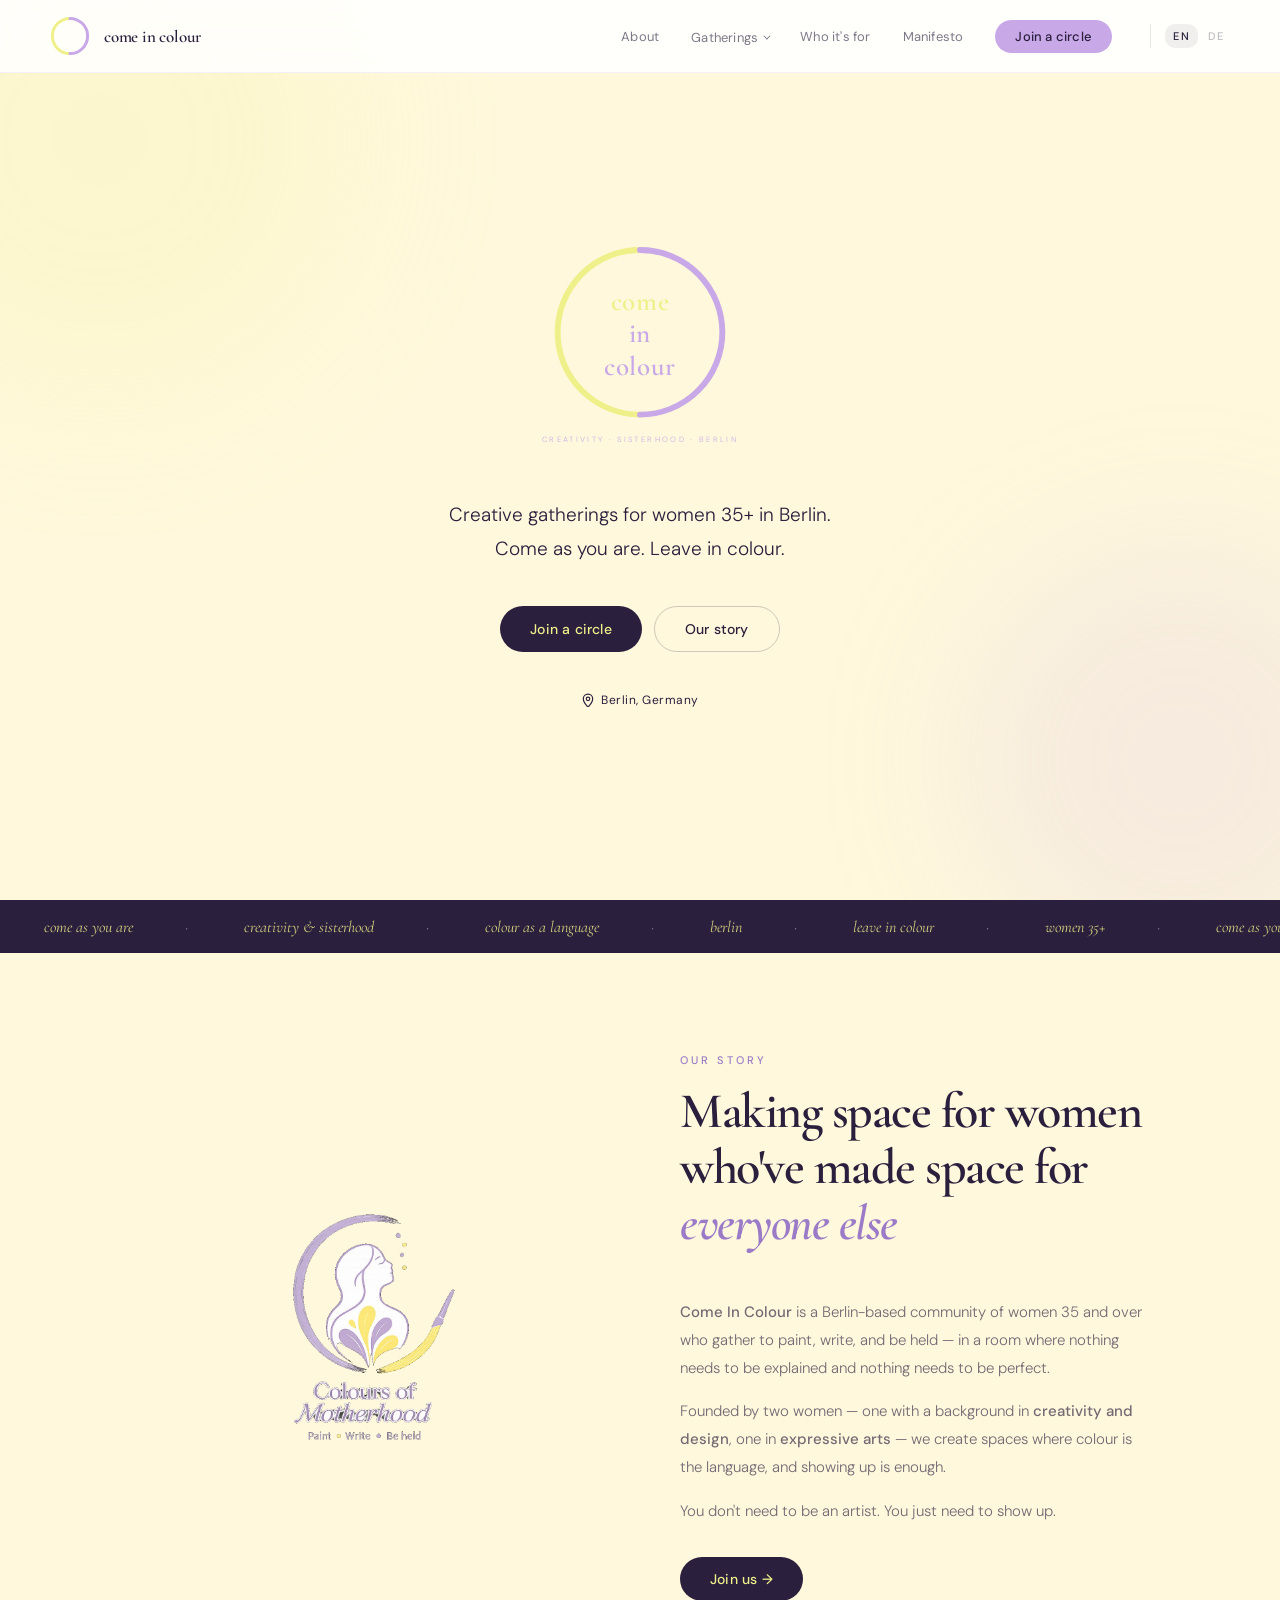
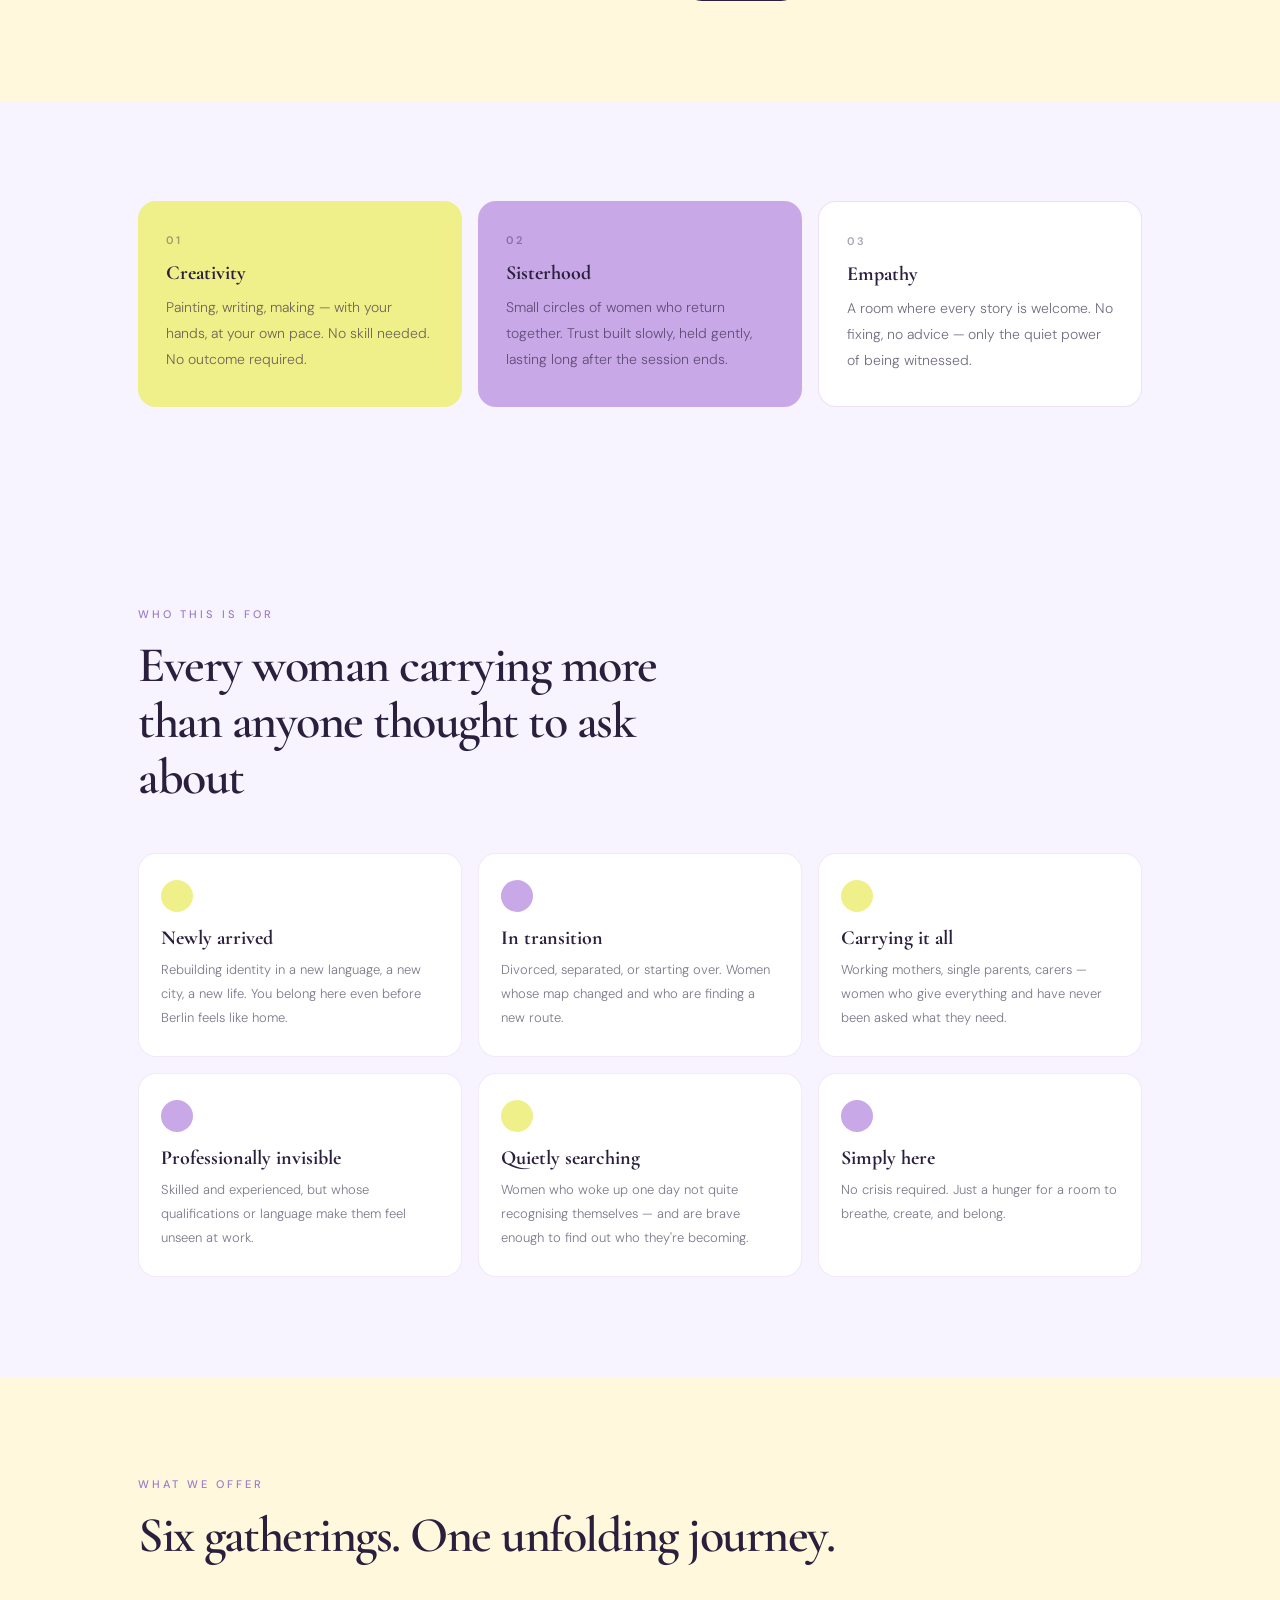
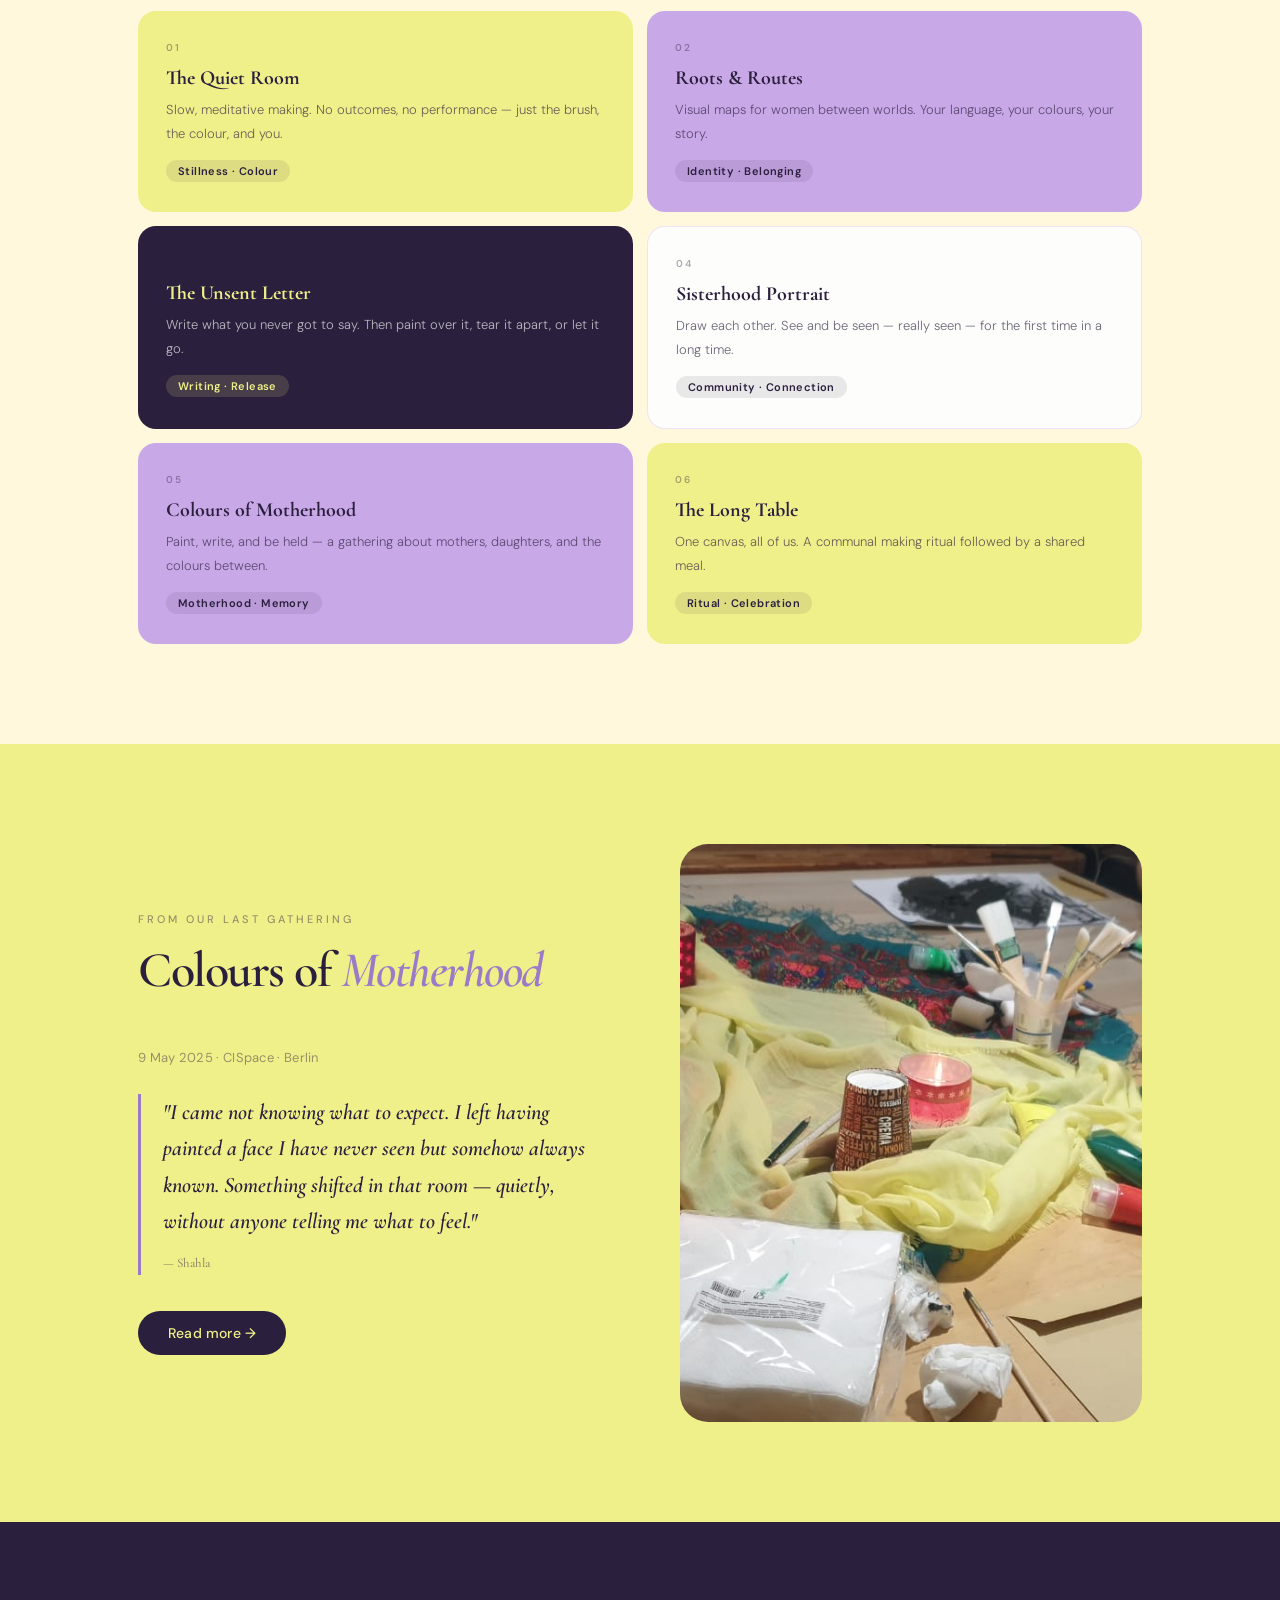
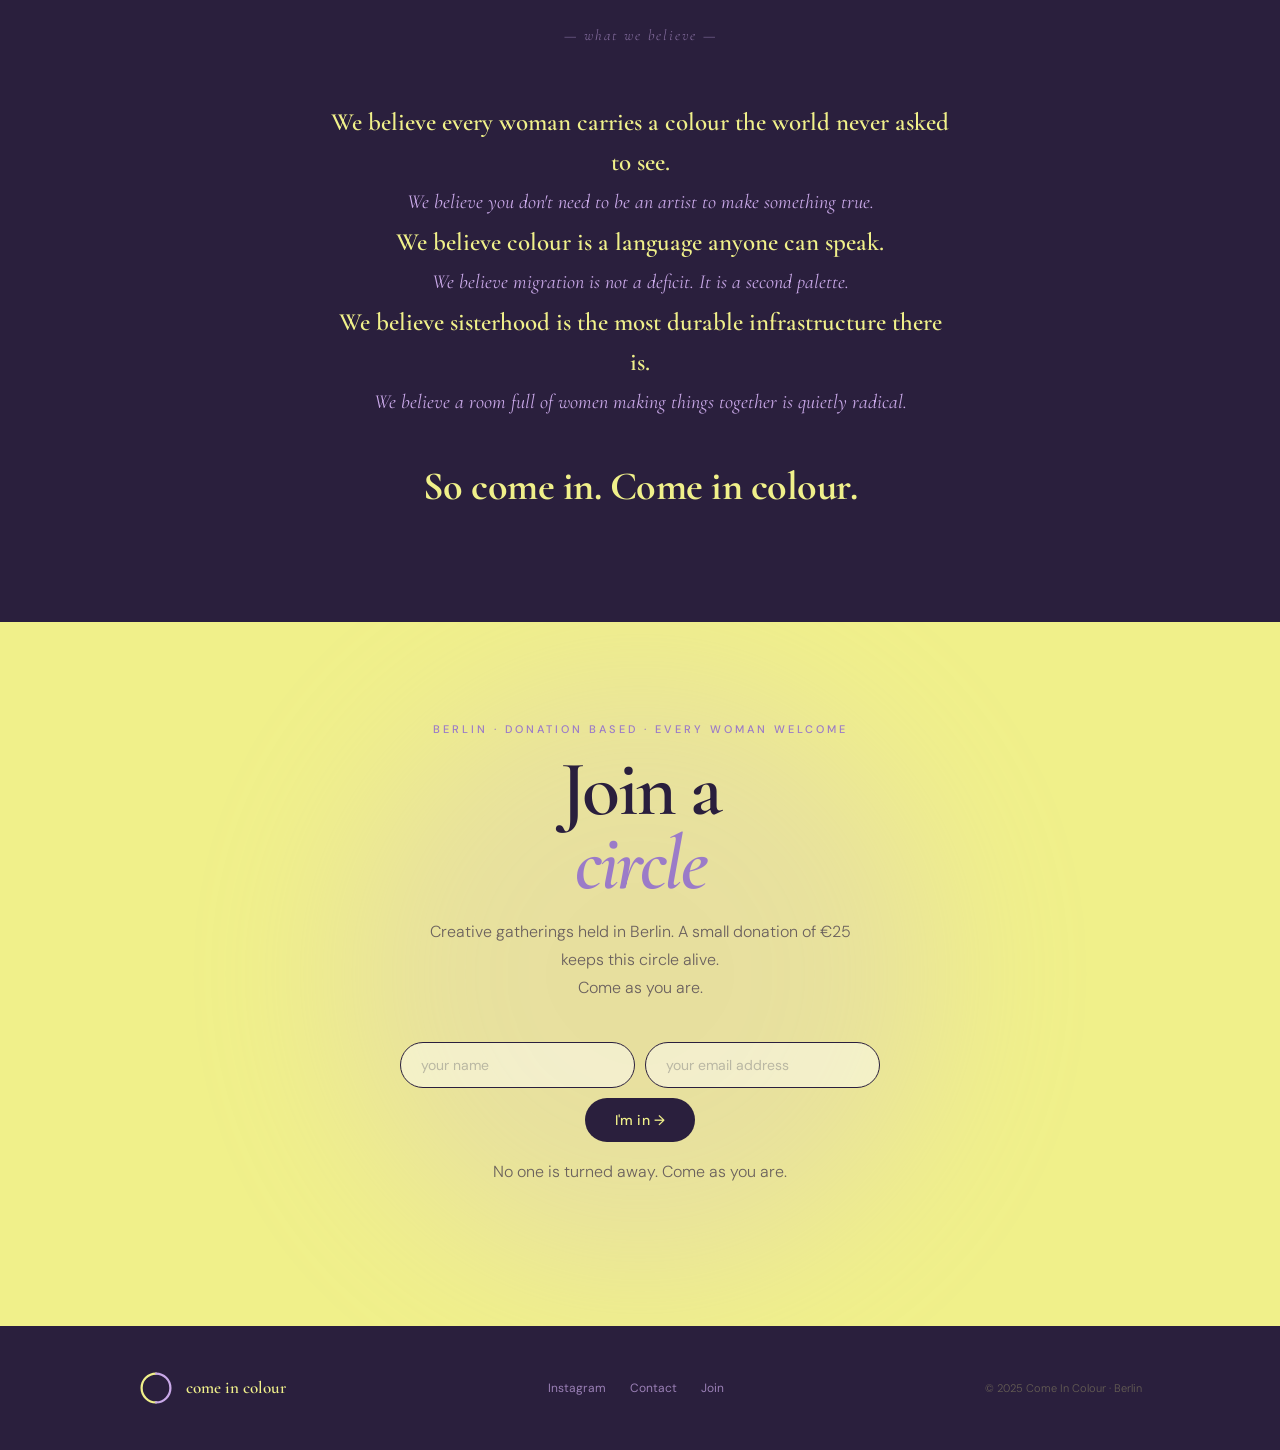
<file: index.html>
<!DOCTYPE html>
<html lang="en">
<head>
  <meta charset="UTF-8" />
  <meta name="viewport" content="width=device-width, initial-scale=1.0" />
  <meta name="description" content="Come In Colour — creative gatherings for women 35+ in Berlin. Paint, write, and be held in sisterhood." />
  <meta property="og:title" content="Come In Colour · Berlin" />
  <meta property="og:description" content="Creative gatherings for women 35+ in Berlin. Come as you are. Leave in colour." />
  <meta property="og:image" content="images/og-image.jpg" />
  <meta property="og:url" content="https://comeincolour.org" />
  <title>Come In Colour · Creative Gatherings for Women · Berlin</title>
  <link rel="preconnect" href="https://fonts.googleapis.com" />
  <link rel="preconnect" href="https://fonts.gstatic.com" crossorigin />
  <link href="https://fonts.googleapis.com/css2?family=Cormorant+Garamond:ital,wght@0,400;0,600;0,700;1,400;1,600;1,700&family=DM+Sans:wght@300;400;500&display=swap" rel="stylesheet" />
  <link rel="stylesheet" href="css/style.css" />
  <script defer data-domain="comeincolour.org" src="https://plausible.io/js/script.js"></script>
</head>
<body data-page-title="page.title.home">

  <!-- ── NAVIGATION ── -->
  <nav id="nav">
    <a href="#hero" class="nav-logo" aria-label="Come In Colour home">
      <svg viewBox="0 0 80 80" xmlns="http://www.w3.org/2000/svg" width="44" height="44" aria-hidden="true">
        <path d="M 40 8 A 32 32 0 0 0 8 40 A 32 32 0 0 0 40 72" stroke="#F0F08A" stroke-width="5.5" fill="none" stroke-linecap="round"/>
        <path d="M 40 8 A 32 32 0 0 1 72 40 A 32 32 0 0 1 40 72" stroke="#C9A8E8" stroke-width="5.5" fill="none" stroke-linecap="round"/>
      </svg>
      <span>come in colour</span>
    </a>
    <button class="nav-toggle" id="navToggle" aria-label="Open menu" aria-expanded="false">
      <span></span><span></span><span></span>
    </button>
    <div class="nav-links" id="navLinks">
      <a href="#about" data-i18n="nav.about">About</a>
      <div class="nav-dropdown">
        <a href="#gatherings" class="nav-dropdown__trigger" data-i18n="nav.gatherings">Gatherings</a>
        <div class="nav-dropdown__menu">
          <a href="#gatherings" data-i18n="nav.gatherings.all">All gatherings</a>
          <a href="workshops/motherhood.html" data-i18n="nav.gatherings.motherhood">Colours of Motherhood</a>
        </div>
      </div>
      <a href="#who" data-i18n="nav.who">Who it's for</a>
      <a href="#manifesto" data-i18n="nav.manifesto">Manifesto</a>
      <a href="#join" class="nav-cta" data-i18n="nav.join">Join a circle</a>
      <div class="nav-lang">
        <button class="lang-btn lang-btn--active" data-lang="en">EN</button>
        <button class="lang-btn" data-lang="de">DE</button>
      </div>
    </div>
  </nav>

  <!-- ── HERO ── -->
  <section class="hero" id="hero">
    <div class="hero-blob hero-blob--lemon" aria-hidden="true"></div>
    <div class="hero-blob hero-blob--lavender" aria-hidden="true"></div>

    <div class="hero-logo" data-animate="fadeUp">
      <svg viewBox="0 0 340 390" xmlns="http://www.w3.org/2000/svg" width="200" height="230" aria-label="Come In Colour logo">
        <path d="M 170 30 A 140 140 0 0 0 30 170 A 140 140 0 0 0 170 310" stroke="#F0F08A" stroke-width="10" fill="none" stroke-linecap="round"/>
        <path d="M 170 30 A 140 140 0 0 1 310 170 A 140 140 0 0 1 170 310" stroke="#C9A8E8" stroke-width="10" fill="none" stroke-linecap="round"/>
        <text x="170" y="132" text-anchor="middle" font-family="Cormorant Garamond, Georgia, serif" font-size="46" font-weight="600" fill="#F0F08A" letter-spacing="1">come</text>
        <text x="170" y="187" text-anchor="middle" font-family="Cormorant Garamond, Georgia, serif" font-size="46" font-weight="600" fill="#C9A8E8" letter-spacing="1">in</text>
        <text x="170" y="242" text-anchor="middle" font-family="Cormorant Garamond, Georgia, serif" font-size="46" font-weight="600" fill="#C9A8E8" letter-spacing="1">colour</text>
        <text x="170" y="356" text-anchor="middle" font-family="DM Sans, sans-serif" font-size="13" fill="#C9A8E8" letter-spacing="4" opacity="0.8" data-i18n="hero.tagline">CREATIVITY · SISTERHOOD · BERLIN</text>
      </svg>
    </div>

    <p class="hero-sub" data-animate="fadeUp" data-delay="0.2" data-i18n="hero.sub">
      Creative gatherings for women 35+ in Berlin.<br>
      Come as you are. Leave in colour.
    </p>

    <div class="hero-btns" data-animate="fadeUp" data-delay="0.35">
      <a href="#join" class="btn btn--fill" data-i18n="hero.btn.join">Join a circle</a>
      <a href="#about" class="btn btn--ghost" data-i18n="hero.btn.story">Our story</a>
    </div>

    <div class="hero-location" data-animate="fadeUp" data-delay="0.5">
      <svg width="14" height="14" viewBox="0 0 24 24" fill="none" stroke="currentColor" stroke-width="2" aria-hidden="true"><circle cx="12" cy="10" r="3"/><path d="M12 2a8 8 0 0 0-8 8c0 5.4 7.4 13.5 7.7 13.8a.4.4 0 0 0 .6 0C12.6 23.5 20 15.4 20 10a8 8 0 0 0-8-8z"/></svg>
      <span data-i18n="hero.location">Berlin, Germany</span>
    </div>
  </section>

  <!-- ── MARQUEE ── -->
  <div class="marquee" aria-hidden="true">
    <div class="marquee__inner">
      <span data-i18n="marquee.1">come as you are</span><span class="marquee__dot">·</span>
      <span data-i18n="marquee.2">creativity &amp; sisterhood</span><span class="marquee__dot">·</span>
      <span data-i18n="marquee.3">colour as a language</span><span class="marquee__dot">·</span>
      <span data-i18n="marquee.4">berlin</span><span class="marquee__dot">·</span>
      <span data-i18n="marquee.5">leave in colour</span><span class="marquee__dot">·</span>
      <span data-i18n="marquee.6">women 35+</span><span class="marquee__dot">·</span>
      <span data-i18n="marquee.1">come as you are</span><span class="marquee__dot">·</span>
      <span data-i18n="marquee.2">creativity &amp; sisterhood</span><span class="marquee__dot">·</span>
      <span data-i18n="marquee.3">colour as a language</span><span class="marquee__dot">·</span>
      <span data-i18n="marquee.4">berlin</span><span class="marquee__dot">·</span>
      <span data-i18n="marquee.5">leave in colour</span><span class="marquee__dot">·</span>
      <span data-i18n="marquee.6">women 35+</span><span class="marquee__dot">·</span>
    </div>
  </div>

  <!-- ── ABOUT ── -->
  <section class="about section" id="about">
    <div class="container about__grid">
      <div class="about__art" data-animate="fadeLeft">
        <img src="images/illustration-about.png"
             alt="A woman with colour blooming inside her"
             style="width:100%; max-width:340px; display:block; margin:0 auto;" />
      </div>
      <div class="about__text" data-animate="fadeRight">
        <span class="eyebrow" data-i18n="about.eyebrow">Our story</span>
        <h2 data-i18n="about.h2">Making space for women who've made space for <em>everyone else</em></h2>
        <p data-i18n="about.p1"><strong>Come In Colour</strong> is a Berlin-based community of women 35 and over who gather to paint, write, and be held — in a room where nothing needs to be explained and nothing needs to be perfect.</p>
        <p data-i18n="about.p2">Founded by two women — one with a background in <strong>creativity and design</strong>, one in <strong>expressive arts</strong> — we create spaces where colour is the language, and showing up is enough.</p>
        <p data-i18n="about.p3">You don't need to be an artist. You just need to show up.</p>
        <a href="#join" class="btn btn--fill" style="margin-top: 2rem; display: inline-block;" data-i18n="about.btn">Join us →</a>
      </div>
    </div>
  </section>

  <!-- ── PILLARS ── -->
  <section class="pillars section">
    <div class="container pillars__grid">
      <div class="pillar pillar--lemon" data-animate="fadeUp" data-delay="0">
        <div class="pillar__num">01</div>
        <h3 data-i18n="pillar.1.h3">Creativity</h3>
        <p data-i18n="pillar.1.p">Painting, writing, making — with your hands, at your own pace. No skill needed. No outcome required.</p>
      </div>
      <div class="pillar pillar--lavender" data-animate="fadeUp" data-delay="0.1">
        <div class="pillar__num">02</div>
        <h3 data-i18n="pillar.2.h3">Sisterhood</h3>
        <p data-i18n="pillar.2.p">Small circles of women who return together. Trust built slowly, held gently, lasting long after the session ends.</p>
      </div>
      <div class="pillar pillar--outline" data-animate="fadeUp" data-delay="0.2">
        <div class="pillar__num">03</div>
        <h3 data-i18n="pillar.3.h3">Empathy</h3>
        <p data-i18n="pillar.3.p">A room where every story is welcome. No fixing, no advice — only the quiet power of being witnessed.</p>
      </div>
    </div>
  </section>

  <!-- ── WHO IT'S FOR ── -->
  <section class="who section" id="who">
    <div class="container">
      <span class="eyebrow" data-i18n="who.eyebrow">Who this is for</span>
      <h2 data-i18n="who.h2">Every woman carrying more than anyone thought to ask about</h2>
      <div class="who__grid">
        <article class="who-card" data-animate="fadeUp" data-delay="0">
          <div class="who-card__dot who-card__dot--lemon"></div>
          <h3 data-i18n="who.1.h3">Newly arrived</h3>
          <p data-i18n="who.1.p">Rebuilding identity in a new language, a new city, a new life. You belong here even before Berlin feels like home.</p>
        </article>
        <article class="who-card" data-animate="fadeUp" data-delay="0.08">
          <div class="who-card__dot who-card__dot--lavender"></div>
          <h3 data-i18n="who.2.h3">In transition</h3>
          <p data-i18n="who.2.p">Divorced, separated, or starting over. Women whose map changed and who are finding a new route.</p>
        </article>
        <article class="who-card" data-animate="fadeUp" data-delay="0.16">
          <div class="who-card__dot who-card__dot--lemon"></div>
          <h3 data-i18n="who.3.h3">Carrying it all</h3>
          <p data-i18n="who.3.p">Working mothers, single parents, carers — women who give everything and have never been asked what they need.</p>
        </article>
        <article class="who-card" data-animate="fadeUp" data-delay="0.24">
          <div class="who-card__dot who-card__dot--lavender"></div>
          <h3 data-i18n="who.4.h3">Professionally invisible</h3>
          <p data-i18n="who.4.p">Skilled and experienced, but whose qualifications or language make them feel unseen at work.</p>
        </article>
        <article class="who-card" data-animate="fadeUp" data-delay="0.32">
          <div class="who-card__dot who-card__dot--lemon"></div>
          <h3 data-i18n="who.5.h3">Quietly searching</h3>
          <p data-i18n="who.5.p">Women who woke up one day not quite recognising themselves — and are brave enough to find out who they're becoming.</p>
        </article>
        <article class="who-card" data-animate="fadeUp" data-delay="0.4">
          <div class="who-card__dot who-card__dot--lavender"></div>
          <h3 data-i18n="who.6.h3">Simply here</h3>
          <p data-i18n="who.6.p">No crisis required. Just a hunger for a room to breathe, create, and belong.</p>
        </article>
      </div>
    </div>
  </section>

  <!-- ── WORKSHOPS / GATHERINGS ── -->
  <section class="workshops section" id="gatherings">
    <div class="container">
      <span class="eyebrow" data-i18n="ws.eyebrow">What we offer</span>
      <h2 data-i18n="ws.h2">Six gatherings. One unfolding journey.</h2>
      <div class="ws__grid">
        <article class="ws-card ws-card--lemon" data-animate="fadeUp" data-delay="0">
          <div class="ws-card__num">01</div>
          <h3 data-i18n="ws.1.h3">The Quiet Room</h3>
          <p data-i18n="ws.1.p">Slow, meditative making. No outcomes, no performance — just the brush, the colour, and you.</p>
          <span class="tag" data-i18n="ws.1.tag">Stillness · Colour</span>
        </article>
        <article class="ws-card ws-card--lavender" data-animate="fadeUp" data-delay="0.08">
          <div class="ws-card__num">02</div>
          <h3 data-i18n="ws.2.h3">Roots &amp; Routes</h3>
          <p data-i18n="ws.2.p">Visual maps for women between worlds. Your language, your colours, your story.</p>
          <span class="tag" data-i18n="ws.2.tag">Identity · Belonging</span>
        </article>
        <article class="ws-card ws-card--dark" data-animate="fadeUp" data-delay="0.16">
          <div class="ws-card__num">03</div>
          <h3 data-i18n="ws.3.h3">The Unsent Letter</h3>
          <p data-i18n="ws.3.p">Write what you never got to say. Then paint over it, tear it apart, or let it go.</p>
          <span class="tag tag--light" data-i18n="ws.3.tag">Writing · Release</span>
        </article>
        <article class="ws-card ws-card--outline" data-animate="fadeUp" data-delay="0.24">
          <div class="ws-card__num">04</div>
          <h3 data-i18n="ws.4.h3">Sisterhood Portrait</h3>
          <p data-i18n="ws.4.p">Draw each other. See and be seen — really seen — for the first time in a long time.</p>
          <span class="tag" data-i18n="ws.4.tag">Community · Connection</span>
        </article>
        <article class="ws-card ws-card--lavender" data-animate="fadeUp" data-delay="0.32">
          <div class="ws-card__num">05</div>
          <h3 data-i18n="ws.5.h3">Colours of Motherhood</h3>
          <p data-i18n="ws.5.p">Paint, write, and be held — a gathering about mothers, daughters, and the colours between.</p>
          <span class="tag" data-i18n="ws.5.tag">Motherhood · Memory</span>
        </article>
        <article class="ws-card ws-card--lemon" data-animate="fadeUp" data-delay="0.4">
          <div class="ws-card__num">06</div>
          <h3 data-i18n="ws.6.h3">The Long Table</h3>
          <p data-i18n="ws.6.p">One canvas, all of us. A communal making ritual followed by a shared meal.</p>
          <span class="tag" data-i18n="ws.6.tag">Ritual · Celebration</span>
        </article>
      </div>
    </div>
  </section>

  <!-- ── FROM OUR LAST GATHERING ── -->
  <section class="gathering-preview section" id="last-gathering">
    <div class="container">
      <div class="gathering-preview__inner">
        <div class="gathering-preview__content" data-animate="fadeLeft">
          <span class="eyebrow" data-i18n="preview.eyebrow">From our last gathering</span>
          <h2 data-i18n="preview.h2">Colours of <em>Motherhood</em></h2>
          <p class="gathering-preview__date" data-i18n="preview.date">9 May 2025 · CISpace · Berlin</p>
          <blockquote class="gathering-preview__quote">
            "I came not knowing what to expect. I left having painted a face I have never seen but somehow always known. Something shifted in that room — quietly, without anyone telling me what to feel."
            <cite>— Shahla</cite>
          </blockquote>
          <a href="workshops/motherhood.html" class="btn btn--fill" data-i18n="preview.btn">Read more →</a>
        </div>
        <div class="gathering-preview__photo" data-animate="fadeRight">
          <img src="images/motherhood-photo-1.jpg" alt="Colours of Motherhood gathering, Berlin" />
        </div>
      </div>
    </div>
  </section>

  <!-- ── MANIFESTO ── -->
  <section class="manifesto section" id="manifesto">
    <div class="container manifesto__inner">
      <p class="manifesto__label" data-i18n="manifesto.label">— what we believe —</p>
      <div class="manifesto__lines">
        <p class="m-line" data-i18n="manifesto.1">We believe every woman carries a colour the world never asked to see.</p>
        <p class="m-line m-line--alt" data-i18n="manifesto.2">We believe you don't need to be an artist to make something true.</p>
        <p class="m-line" data-i18n="manifesto.3">We believe colour is a language anyone can speak.</p>
        <p class="m-line m-line--alt" data-i18n="manifesto.4">We believe migration is not a deficit. It is a second palette.</p>
        <p class="m-line" data-i18n="manifesto.5">We believe sisterhood is the most durable infrastructure there is.</p>
        <p class="m-line m-line--alt" data-i18n="manifesto.6">We believe a room full of women making things together is quietly radical.</p>
        <p class="m-line m-line--final" data-i18n="manifesto.final">So come in. Come in colour.</p>
      </div>
    </div>
  </section>

  <!-- ── JOIN ── -->
  <section class="join section" id="join">
    <div class="join__blob" aria-hidden="true"></div>
    <div class="container join__inner">
      <span class="eyebrow" data-i18n="join.eyebrow">Berlin · Donation based · Every woman welcome</span>
      <h2 data-i18n="join.h2">Join a<br><em>circle</em></h2>
      <p data-i18n="join.p">Creative gatherings held in Berlin. A small donation of €25 keeps this circle alive.<br>Come as you are.</p>
      <form class="join__form" id="joinForm" novalidate>
        <input type="text"  name="name"  data-i18n-placeholder="join.name.placeholder"  placeholder="your name"          autocomplete="name" />
        <input type="email" name="email" data-i18n-placeholder="join.email.placeholder" placeholder="your email address" autocomplete="email" required />
        <button type="submit" class="btn btn--fill" data-i18n="join.btn">I'm in →</button>
      </form>
      <p class="join__note" data-i18n="join.note">No one is turned away. Come as you are.</p>
    </div>
  </section>

  <!-- ── FOOTER ── -->
  <footer class="footer">
    <div class="container footer__inner">
      <div class="footer__brand">
        <svg viewBox="0 0 80 80" xmlns="http://www.w3.org/2000/svg" width="36" height="36" aria-hidden="true">
          <path d="M 40 8 A 32 32 0 0 0 8 40 A 32 32 0 0 0 40 72" stroke="#F0F08A" stroke-width="5" fill="none" stroke-linecap="round"/>
          <path d="M 40 8 A 32 32 0 0 1 72 40 A 32 32 0 0 1 40 72" stroke="#C9A8E8" stroke-width="5" fill="none" stroke-linecap="round"/>
        </svg>
        <span>come in colour</span>
      </div>
      <nav class="footer__links" aria-label="Footer navigation">
        <a href="https://instagram.com/comeincolour.berlin" target="_blank" rel="noopener">Instagram</a>
        <a href="mailto:hello@comeincolour.org">Contact</a>
        <a href="#join">Join</a>
      </nav>
      <p class="footer__copy" data-i18n="footer.copy">© 2025 Come In Colour · Berlin</p>
    </div>
  </footer>

  <script src="js/i18n.js"></script>
  <script src="js/main.js"></script>
</body>
</html>
</file>
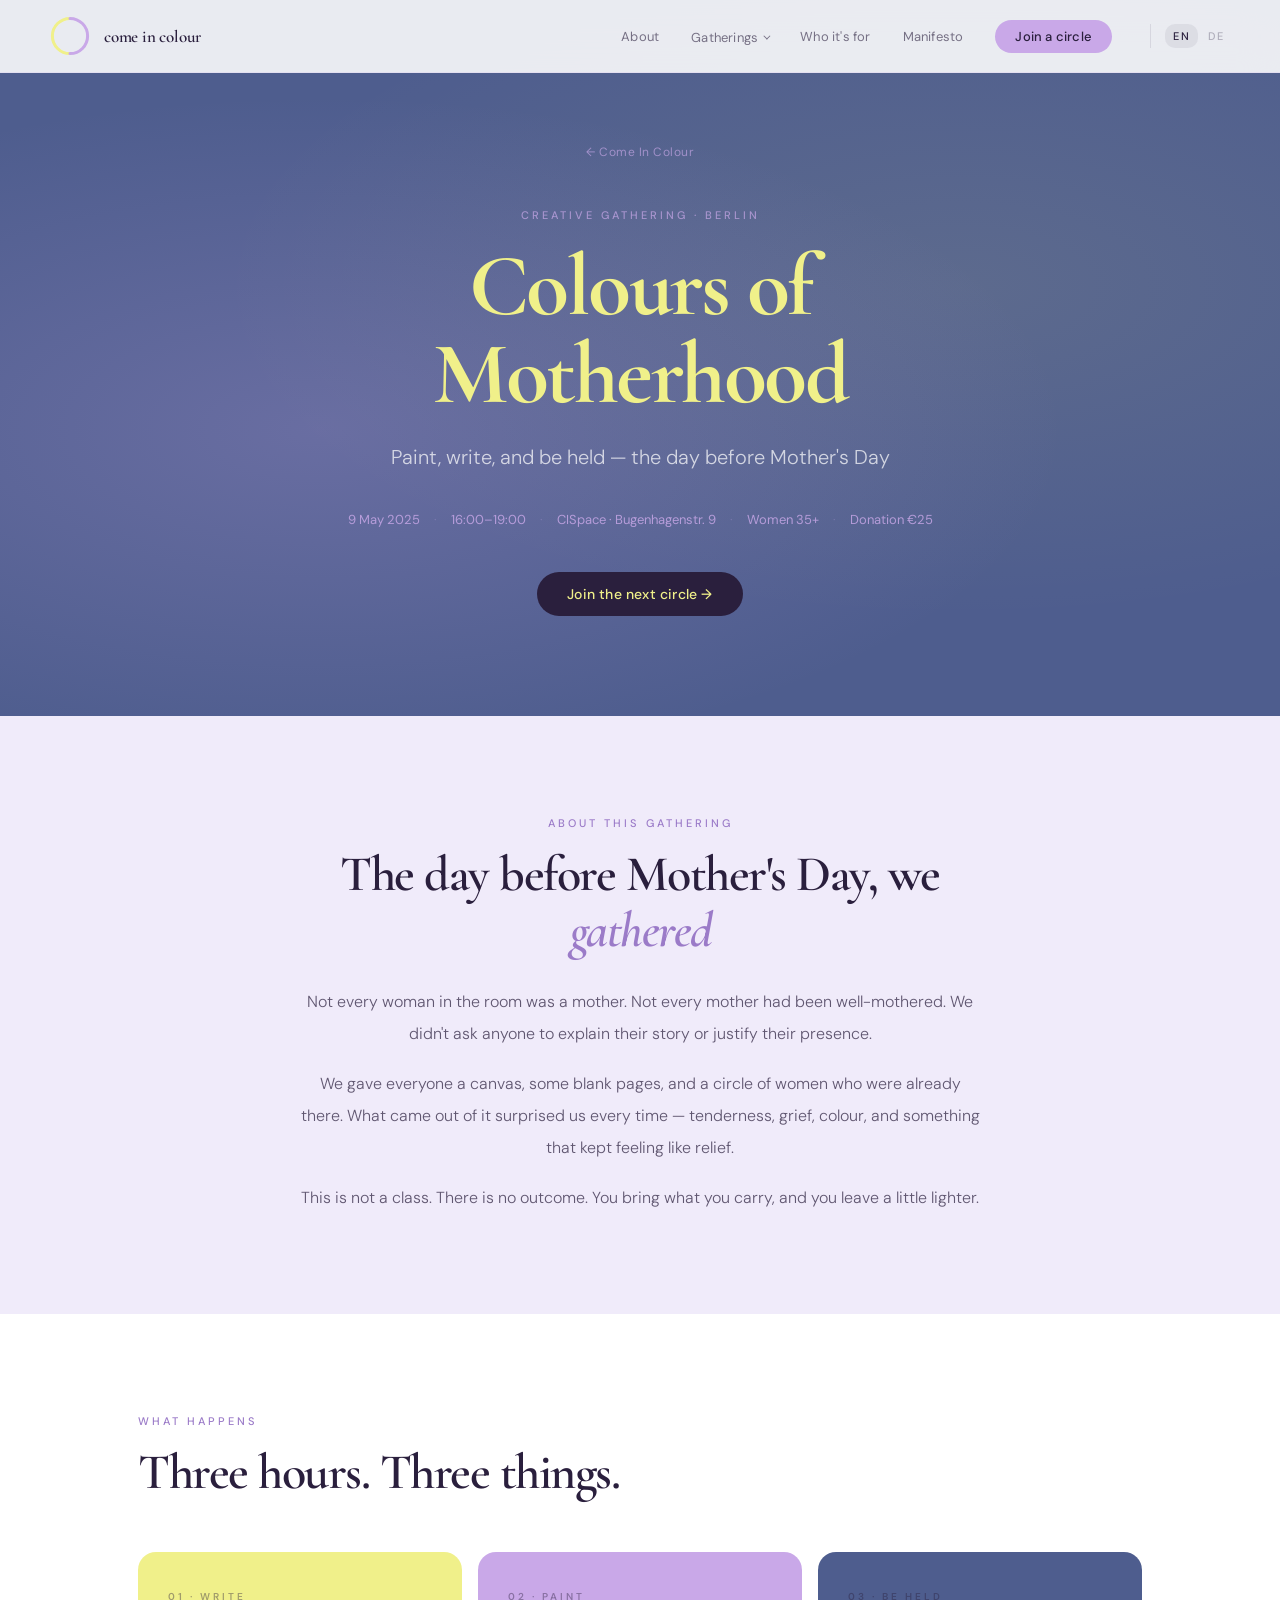
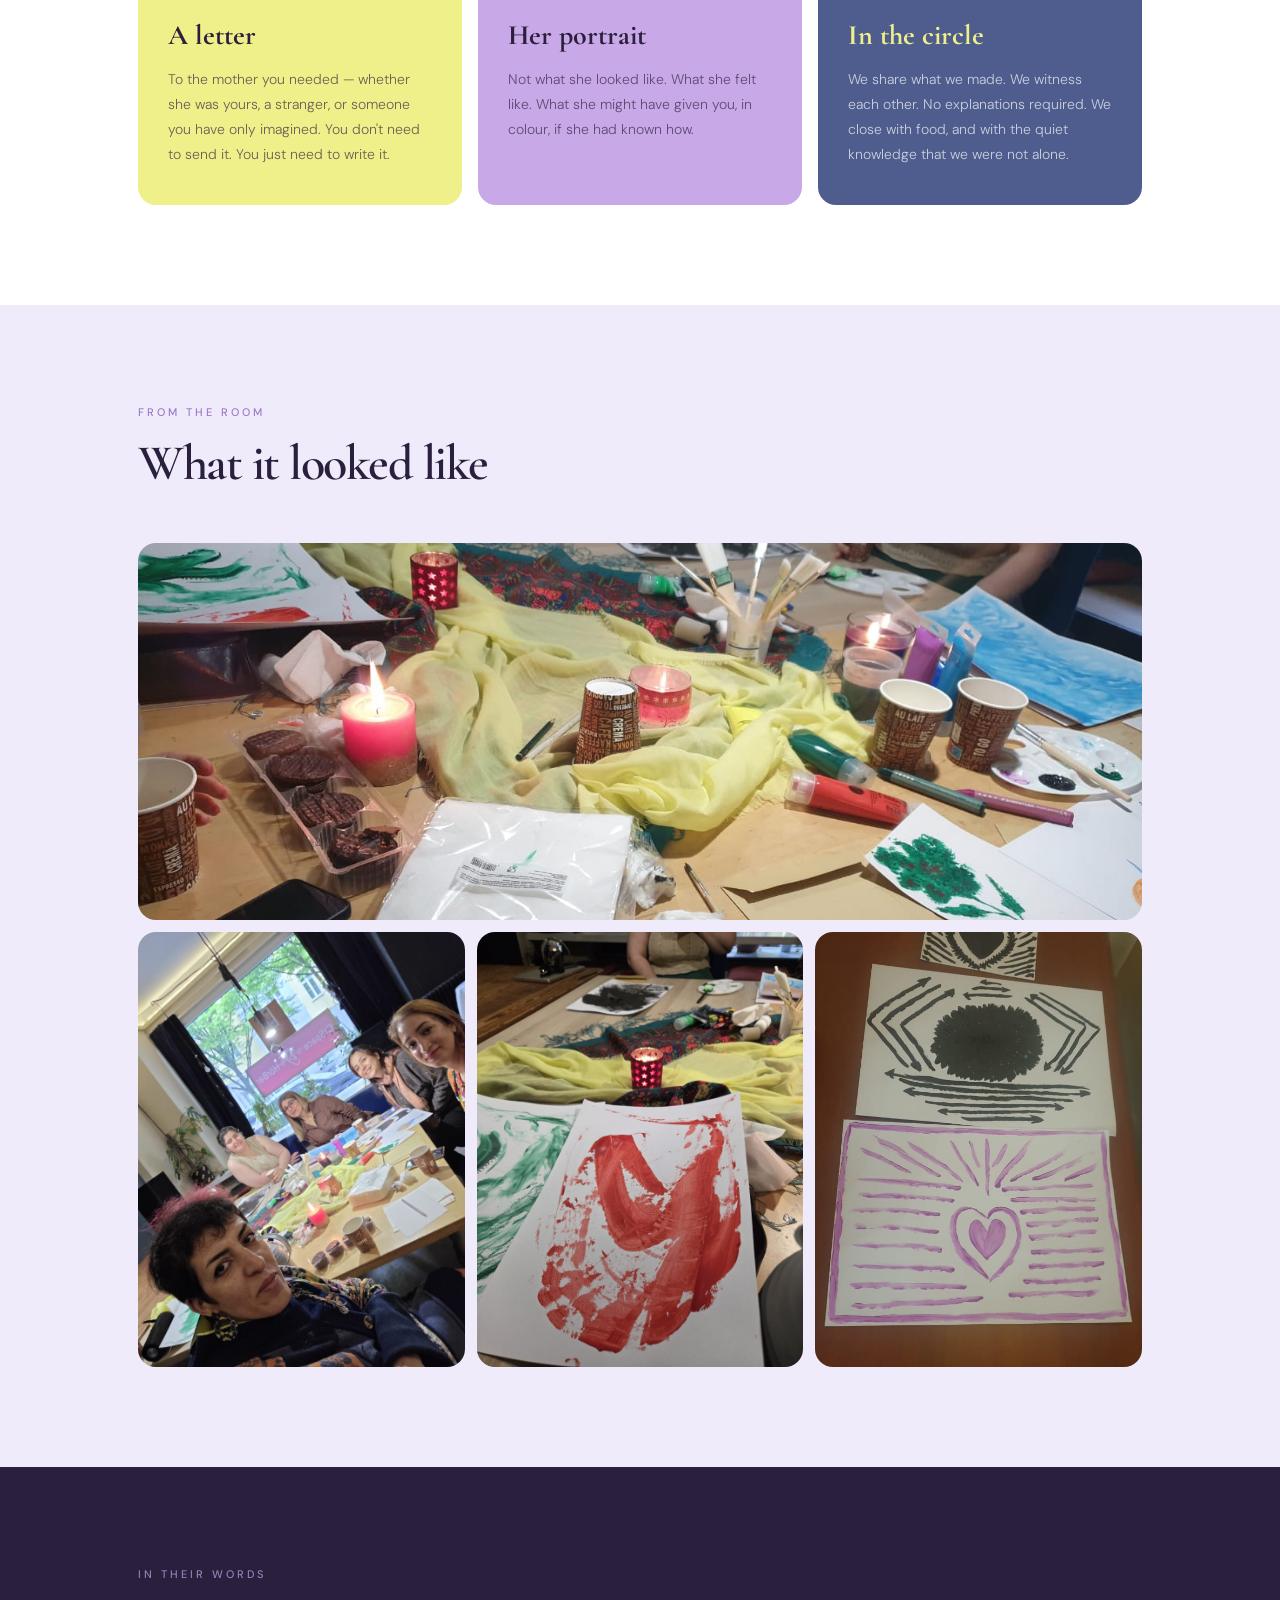
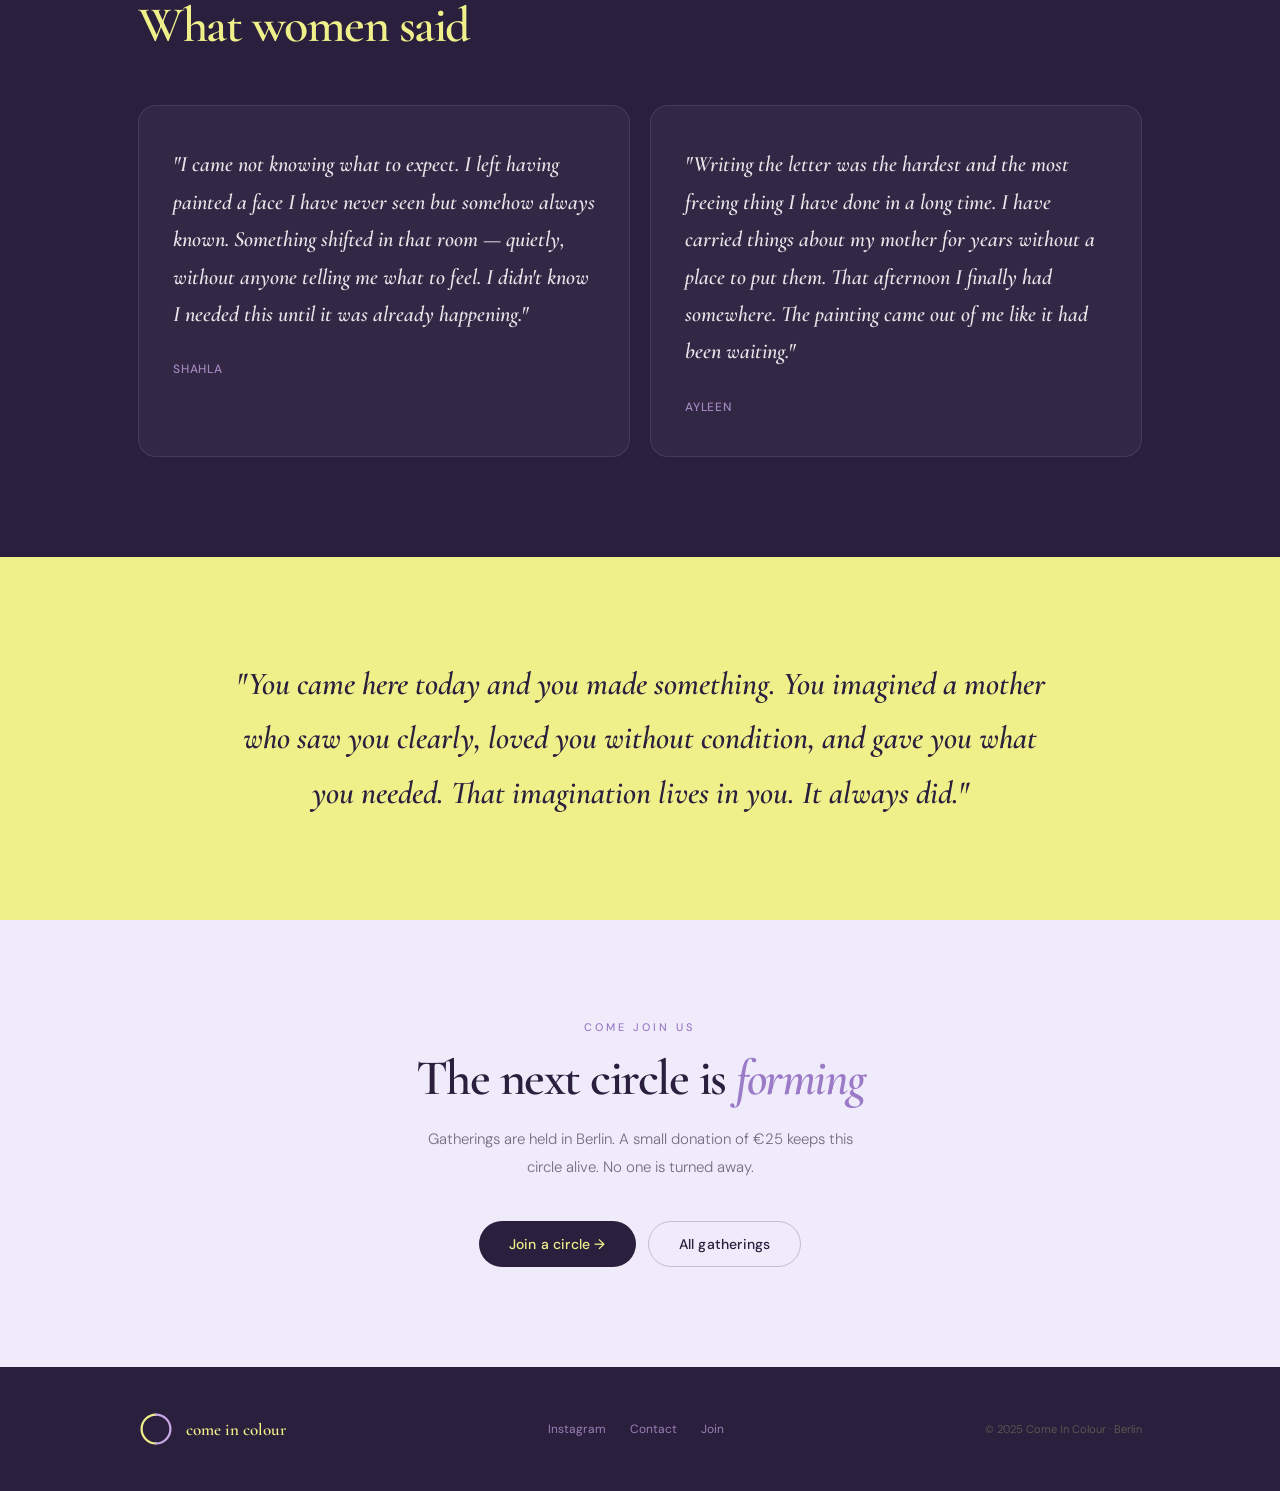
<file: workshops/motherhood.html>
<!DOCTYPE html>
<html lang="en">
<head>
  <meta charset="UTF-8" />
  <meta name="viewport" content="width=device-width, initial-scale=1.0" />
  <meta name="description" content="Colours of Motherhood — a creative gathering for women 35+ in Berlin. Paint, write, and be held — the day before Mother's Day." />
  <meta property="og:title" content="Colours of Motherhood · Come In Colour · Berlin" />
  <meta property="og:description" content="Paint, write, and be held — a gathering about mothers, daughters, and the colours between." />
  <meta property="og:image" content="../images/motherhood-photo-1.jpg" />
  <meta property="og:url" content="https://comeincolour.org/workshops/motherhood.html" />
  <title>Colours of Motherhood · Come In Colour · Berlin</title>
  <link rel="preconnect" href="https://fonts.googleapis.com" />
  <link rel="preconnect" href="https://fonts.gstatic.com" crossorigin />
  <link href="https://fonts.googleapis.com/css2?family=Cormorant+Garamond:ital,wght@0,400;0,600;0,700;1,400;1,600;1,700&family=DM+Sans:wght@300;400;500&display=swap" rel="stylesheet" />
  <link rel="stylesheet" href="../css/style.css" />
  <script defer data-domain="comeincolour.org" src="https://plausible.io/js/script.js"></script>
  <style>
    /* ── MOTHERHOOD PAGE ── */

    .mh-hero {
      background: #4e5d8e;
      padding: 140px 48px 100px;
      text-align: center;
      position: relative;
      overflow: hidden;
    }
    .mh-hero::before {
      content: '';
      position: absolute;
      inset: 0;
      background:
        radial-gradient(ellipse at 25% 60%, rgba(201,168,232,0.22) 0%, transparent 55%),
        radial-gradient(ellipse at 75% 40%, rgba(240,240,138,0.09) 0%, transparent 55%);
      pointer-events: none;
    }
    .mh-hero .container { position: relative; z-index: 1; }

    .mh-back {
      display: inline-flex;
      align-items: center;
      gap: 6px;
      font-size: 12px;
      letter-spacing: 0.5px;
      color: var(--lavender);
      opacity: 0.65;
      margin-bottom: 48px;
      transition: opacity 0.2s;
    }
    .mh-back:hover { opacity: 1; }

    .mh-hero__tag {
      display: block;
      font-size: 11px;
      font-weight: 500;
      letter-spacing: 3px;
      text-transform: uppercase;
      color: var(--lavender);
      opacity: 0.7;
      margin-bottom: 20px;
    }

    .mh-hero h1 {
      font-family: var(--font-serif);
      font-size: clamp(44px, 7vw, 88px);
      font-weight: 700;
      letter-spacing: -2.5px;
      line-height: 1.0;
      color: var(--lemon);
      margin-bottom: 22px;
    }

    .mh-hero__sub {
      font-size: clamp(16px, 2.2vw, 20px);
      font-weight: 300;
      color: #fff;
      opacity: 0.72;
      max-width: 540px;
      margin: 0 auto 36px;
      line-height: 1.75;
    }

    .mh-hero__meta {
      display: flex;
      align-items: center;
      justify-content: center;
      flex-wrap: wrap;
      gap: 6px 14px;
      font-size: 13px;
      color: var(--lavender);
      opacity: 0.82;
      margin-bottom: 44px;
    }
    .mh-hero__meta .sep { opacity: 0.3; }

    /* ── ABOUT ── */
    .mh-about { background: #f0ebfa; }
    .mh-about__inner {
      max-width: 680px;
      margin: 0 auto;
      text-align: center;
    }
    .mh-about__inner h2 { margin-bottom: 28px; }
    .mh-about__inner p {
      font-size: 16px;
      line-height: 2;
      opacity: 0.72;
      margin-bottom: 18px;
    }
    .mh-about__inner p:last-child { margin-bottom: 0; }

    /* ── WHAT HAPPENS ── */
    .mh-happens { background: #fff; }
    .mh-happens__grid {
      display: grid;
      grid-template-columns: repeat(3, 1fr);
      gap: 16px;
      margin-top: 52px;
    }
    .mh-card {
      border-radius: var(--radius-md);
      padding: 38px 30px;
    }
    .mh-card--write  { background: var(--lemon); }
    .mh-card--paint  { background: var(--lavender); }
    .mh-card--held   { background: #4e5d8e; }
    .mh-card__verb {
      font-size: 10px;
      font-weight: 600;
      letter-spacing: 3px;
      text-transform: uppercase;
      opacity: 0.4;
      margin-bottom: 16px;
    }
    .mh-card h3 {
      font-family: var(--font-serif);
      font-size: 28px;
      font-weight: 700;
      margin-bottom: 14px;
    }
    .mh-card--held h3 { color: var(--lemon); }
    .mh-card p { font-size: 14px; line-height: 1.8; opacity: 0.68; }
    .mh-card--held p { color: #fff; opacity: 0.7; }

    /* ── PHOTO GRID ── */
    .mh-photos { background: #f0ebfa; }
    .mh-photos__grid {
      display: grid;
      grid-template-columns: repeat(3, 1fr);
      gap: 12px;
      margin-top: 52px;
    }
    .mh-photo {
      border-radius: var(--radius-md);
      overflow: hidden;
      background: var(--lavender-pale);
    }
    .mh-photo--main    { grid-column: 1 / -1; aspect-ratio: 16 / 6; }
    .mh-photo--portrait { aspect-ratio: 3 / 4; }
    .mh-photo img {
      width: 100%;
      height: 100%;
      object-fit: cover;
      display: block;
    }
    .mh-photo__placeholder {
      width: 100%;
      height: 100%;
      min-height: 180px;
      display: flex;
      flex-direction: column;
      align-items: center;
      justify-content: center;
      gap: 10px;
      background: linear-gradient(135deg, #f0ebfa 0%, rgba(201,168,232,0.2) 100%);
    }
    .mh-photo__placeholder svg { opacity: 0.3; }
    .mh-photo__placeholder span {
      font-size: 11px;
      color: var(--lavender-deep);
      opacity: 0.55;
      letter-spacing: 0.5px;
    }

    /* ── TESTIMONIES ── */
    .mh-testimonies { background: var(--dark); }
    .mh-testimonies .eyebrow { color: var(--lavender); opacity: 0.7; }
    .mh-testimonies h2 { color: var(--lemon); }
    .mh-testimonies__grid {
      display: grid;
      grid-template-columns: repeat(2, 1fr);
      gap: 20px;
      margin-top: 52px;
    }
    .mh-testimony {
      background: rgba(255,255,255,0.04);
      border: 1px solid rgba(201,168,232,0.14);
      border-radius: var(--radius-md);
      padding: 40px 34px;
    }
    .mh-testimony__quote {
      font-family: var(--font-serif);
      font-size: clamp(17px, 2vw, 22px);
      font-style: italic;
      font-weight: 600;
      line-height: 1.7;
      color: #fff;
      opacity: 0.88;
      margin-bottom: 24px;
    }
    .mh-testimony__name {
      font-size: 12px;
      font-weight: 500;
      letter-spacing: 0.8px;
      text-transform: uppercase;
      color: var(--lavender);
      opacity: 0.75;
    }

    /* ── QUOTE BANNER ── */
    .mh-quote-banner { background: var(--lemon); text-align: center; }
    .mh-quote-banner__text {
      font-family: var(--font-serif);
      font-size: clamp(20px, 3vw, 32px);
      font-style: italic;
      font-weight: 600;
      line-height: 1.7;
      color: var(--dark);
      max-width: 820px;
      margin: 0 auto;
    }

    /* ── CTA ── */
    .mh-cta { background: #f0ebfa; text-align: center; }
    .mh-cta h2 { max-width: 580px; margin: 0 auto 20px; }
    .mh-cta p { max-width: 440px; margin: 0 auto 40px; opacity: 0.62; }
    .mh-cta__btns {
      display: flex;
      gap: 12px;
      justify-content: center;
      flex-wrap: wrap;
    }

    /* ── RESPONSIVE ── */
    @media (max-width: 900px) {
      .mh-hero { padding: 110px 24px 70px; }
      .mh-happens__grid { grid-template-columns: 1fr; }
      .mh-photos__grid  { grid-template-columns: 1fr; }
      .mh-photo--main   { grid-column: 1; aspect-ratio: 4 / 3; }
      .mh-testimonies__grid { grid-template-columns: 1fr; }
    }
    @media (max-width: 600px) {
      .mh-hero h1 { letter-spacing: -1.5px; }
      .mh-hero__meta { font-size: 12px; }
    }
  </style>
</head>
<body data-page-title="page.title.motherhood">

  <!-- ── NAVIGATION ── -->
  <nav id="nav">
    <a href="../index.html" class="nav-logo" aria-label="Come In Colour home">
      <svg viewBox="0 0 80 80" xmlns="http://www.w3.org/2000/svg" width="44" height="44" aria-hidden="true">
        <path d="M 40 8 A 32 32 0 0 0 8 40 A 32 32 0 0 0 40 72" stroke="#F0F08A" stroke-width="5.5" fill="none" stroke-linecap="round"/>
        <path d="M 40 8 A 32 32 0 0 1 72 40 A 32 32 0 0 1 40 72" stroke="#C9A8E8" stroke-width="5.5" fill="none" stroke-linecap="round"/>
      </svg>
      <span>come in colour</span>
    </a>
    <button class="nav-toggle" id="navToggle" aria-label="Open menu" aria-expanded="false">
      <span></span><span></span><span></span>
    </button>
    <div class="nav-links" id="navLinks">
      <a href="../index.html#about" data-i18n="nav.about">About</a>
      <div class="nav-dropdown">
        <a href="../index.html#gatherings" class="nav-dropdown__trigger" data-i18n="nav.gatherings">Gatherings</a>
        <div class="nav-dropdown__menu">
          <a href="../index.html#gatherings" data-i18n="nav.gatherings.all">All gatherings</a>
          <a href="motherhood.html" class="nav-dropdown__active" data-i18n="nav.gatherings.motherhood">Colours of Motherhood</a>
        </div>
      </div>
      <a href="../index.html#who" data-i18n="nav.who">Who it's for</a>
      <a href="../index.html#manifesto" data-i18n="nav.manifesto">Manifesto</a>
      <a href="../index.html#join" class="nav-cta" data-i18n="nav.join">Join a circle</a>
      <div class="nav-lang">
        <button class="lang-btn lang-btn--active" data-lang="en">EN</button>
        <button class="lang-btn" data-lang="de">DE</button>
      </div>
    </div>
  </nav>

  <!-- ── HERO ── -->
  <section class="mh-hero">
    <div class="container">
      <a href="../index.html" class="mh-back" data-i18n="mh.back">← Come In Colour</a>
      <span class="mh-hero__tag" data-i18n="mh.hero.tag">Creative Gathering · Berlin</span>
      <h1 data-i18n="mh.hero.h1">Colours of<br>Motherhood</h1>
      <p class="mh-hero__sub" data-i18n="mh.hero.sub">Paint, write, and be held — the day before Mother's Day</p>
      <div class="mh-hero__meta">
        <span data-i18n="mh.hero.meta.date">9 May 2025</span>
        <span class="sep">·</span>
        <span data-i18n="mh.hero.meta.time">16:00–19:00</span>
        <span class="sep">·</span>
        <span data-i18n="mh.hero.meta.place">CISpace · Bugenhagenstr. 9</span>
        <span class="sep">·</span>
        <span data-i18n="mh.hero.meta.who">Women 35+</span>
        <span class="sep">·</span>
        <span data-i18n="mh.hero.meta.don">Donation €25</span>
      </div>
      <a href="../index.html#join" class="btn btn--fill" data-i18n="mh.hero.cta">Join the next circle →</a>
    </div>
  </section>

  <!-- ── ABOUT ── -->
  <section class="mh-about section">
    <div class="container">
      <div class="mh-about__inner" data-animate="fadeUp">
        <span class="eyebrow" data-i18n="mh.about.eyebrow">About this gathering</span>
        <h2 data-i18n="mh.about.h2">The day before Mother's Day, we <em>gathered</em></h2>
        <p data-i18n="mh.about.p1">Not every woman in the room was a mother. Not every mother had been well-mothered. We didn't ask anyone to explain their story or justify their presence.</p>
        <p data-i18n="mh.about.p2">We gave everyone a canvas, some blank pages, and a circle of women who were already there. What came out of it surprised us every time — tenderness, grief, colour, and something that kept feeling like relief.</p>
        <p data-i18n="mh.about.p3">This is not a class. There is no outcome. You bring what you carry, and you leave a little lighter.</p>
      </div>
    </div>
  </section>

  <!-- ── WHAT HAPPENS ── -->
  <section class="mh-happens section">
    <div class="container">
      <span class="eyebrow" data-i18n="mh.happens.eyebrow">What happens</span>
      <h2 data-i18n="mh.happens.h2">Three hours. Three things.</h2>
      <div class="mh-happens__grid">
        <div class="mh-card mh-card--write" data-animate="fadeUp" data-delay="0">
          <div class="mh-card__verb" data-i18n="mh.card1.verb">01 · Write</div>
          <h3 data-i18n="mh.card1.h3">A letter</h3>
          <p data-i18n="mh.card1.p">To the mother you needed — whether she was yours, a stranger, or someone you have only imagined. You don't need to send it. You just need to write it.</p>
        </div>
        <div class="mh-card mh-card--paint" data-animate="fadeUp" data-delay="0.1">
          <div class="mh-card__verb" data-i18n="mh.card2.verb">02 · Paint</div>
          <h3 data-i18n="mh.card2.h3">Her portrait</h3>
          <p data-i18n="mh.card2.p">Not what she looked like. What she felt like. What she might have given you, in colour, if she had known how.</p>
        </div>
        <div class="mh-card mh-card--held" data-animate="fadeUp" data-delay="0.2">
          <div class="mh-card__verb" data-i18n="mh.card3.verb">03 · Be held</div>
          <h3 data-i18n="mh.card3.h3">In the circle</h3>
          <p data-i18n="mh.card3.p">We share what we made. We witness each other. No explanations required. We close with food, and with the quiet knowledge that we were not alone.</p>
        </div>
      </div>
    </div>
  </section>

  <!-- ── PHOTOS ── -->
  <section class="mh-photos section">
    <div class="container">
      <span class="eyebrow" data-i18n="mh.photos.eyebrow">From the room</span>
      <h2 data-i18n="mh.photos.h2">What it looked like</h2>
      <div class="mh-photos__grid">

        <div class="mh-photo mh-photo--main" data-animate="fadeUp" data-delay="0">
          <img src="../images/motherhood-photo-1.jpg"
               alt="Colours of Motherhood — women painting together"
               onerror="this.parentNode.innerHTML='<div class=\'mh-photo__placeholder\'><svg width=\'40\' height=\'40\' viewBox=\'0 0 80 80\'><path d=\'M 40 8 A 32 32 0 0 0 8 40 A 32 32 0 0 0 40 72\' stroke=\'#9B7BC8\' stroke-width=\'4\' fill=\'none\' stroke-linecap=\'round\'/><path d=\'M 40 8 A 32 32 0 0 1 72 40 A 32 32 0 0 1 40 72\' stroke=\'#C9A8E8\' stroke-width=\'4\' fill=\'none\' stroke-linecap=\'round\'/></svg><span>motherhood-photo-1.jpg</span></div>'" />
        </div>

        <div class="mh-photo mh-photo--portrait" data-animate="fadeUp" data-delay="0.08">
          <img src="../images/motherhood-photo-2.jpg"
               alt="Colours of Motherhood gathering"
               onerror="this.parentNode.innerHTML='<div class=\'mh-photo__placeholder\'><svg width=\'40\' height=\'40\' viewBox=\'0 0 80 80\'><path d=\'M 40 8 A 32 32 0 0 0 8 40 A 32 32 0 0 0 40 72\' stroke=\'#9B7BC8\' stroke-width=\'4\' fill=\'none\' stroke-linecap=\'round\'/><path d=\'M 40 8 A 32 32 0 0 1 72 40 A 32 32 0 0 1 40 72\' stroke=\'#C9A8E8\' stroke-width=\'4\' fill=\'none\' stroke-linecap=\'round\'/></svg><span>motherhood-photo-2.jpg</span></div>'" />
        </div>

        <div class="mh-photo mh-photo--portrait" data-animate="fadeUp" data-delay="0.12">
          <img src="../images/motherhood-photo-3.jpg"
               alt="Colours of Motherhood gathering"
               onerror="this.parentNode.innerHTML='<div class=\'mh-photo__placeholder\'><svg width=\'40\' height=\'40\' viewBox=\'0 0 80 80\'><path d=\'M 40 8 A 32 32 0 0 0 8 40 A 32 32 0 0 0 40 72\' stroke=\'#9B7BC8\' stroke-width=\'4\' fill=\'none\' stroke-linecap=\'round\'/><path d=\'M 40 8 A 32 32 0 0 1 72 40 A 32 32 0 0 1 40 72\' stroke=\'#C9A8E8\' stroke-width=\'4\' fill=\'none\' stroke-linecap=\'round\'/></svg><span>motherhood-photo-3.jpg</span></div>'" />
        </div>

        <div class="mh-photo mh-photo--portrait" data-animate="fadeUp" data-delay="0.16">
          <img src="../images/motherhood-photo-4.jpg"
               alt="Colours of Motherhood gathering"
               onerror="this.parentNode.innerHTML='<div class=\'mh-photo__placeholder\'><svg width=\'40\' height=\'40\' viewBox=\'0 0 80 80\'><path d=\'M 40 8 A 32 32 0 0 0 8 40 A 32 32 0 0 0 40 72\' stroke=\'#9B7BC8\' stroke-width=\'4\' fill=\'none\' stroke-linecap=\'round\'/><path d=\'M 40 8 A 32 32 0 0 1 72 40 A 32 32 0 0 1 40 72\' stroke=\'#C9A8E8\' stroke-width=\'4\' fill=\'none\' stroke-linecap=\'round\'/></svg><span>motherhood-photo-4.jpg</span></div>'" />
        </div>

      </div>
    </div>
  </section>

  <!-- ── TESTIMONIES ── -->
  <section class="mh-testimonies section">
    <div class="container">
      <span class="eyebrow" data-i18n="mh.test.eyebrow">In their words</span>
      <h2 data-i18n="mh.test.h2">What women said</h2>
      <div class="mh-testimonies__grid">

        <div class="mh-testimony" data-animate="fadeLeft">
          <p class="mh-testimony__quote">"I came not knowing what to expect. I left having painted a face I have never seen but somehow always known. Something shifted in that room — quietly, without anyone telling me what to feel. I didn't know I needed this until it was already happening."</p>
          <span class="mh-testimony__name">Shahla</span>
        </div>

        <div class="mh-testimony" data-animate="fadeRight">
          <p class="mh-testimony__quote">"Writing the letter was the hardest and the most freeing thing I have done in a long time. I have carried things about my mother for years without a place to put them. That afternoon I finally had somewhere. The painting came out of me like it had been waiting."</p>
          <span class="mh-testimony__name">Ayleen</span>
        </div>

      </div>
    </div>
  </section>

  <!-- ── QUOTE BANNER ── -->
  <section class="mh-quote-banner section">
    <div class="container">
      <p class="mh-quote-banner__text" data-animate="fadeUp" data-i18n="mh.quote">
        "You came here today and you made something. You imagined a mother who saw you clearly, loved you without condition, and gave you what you needed. That imagination lives in you. It always did."
      </p>
    </div>
  </section>

  <!-- ── NEXT SESSION CTA ── -->
  <section class="mh-cta section">
    <div class="container">
      <span class="eyebrow" data-i18n="mh.cta.eyebrow">Come join us</span>
      <h2 data-i18n="mh.cta.h2">The next circle is <em>forming</em></h2>
      <p data-i18n="mh.cta.p">Gatherings are held in Berlin. A small donation of €25 keeps this circle alive. No one is turned away.</p>
      <div class="mh-cta__btns">
        <a href="../index.html#join" class="btn btn--fill" data-i18n="mh.cta.btn1">Join a circle →</a>
        <a href="../index.html#gatherings" class="btn btn--ghost" data-i18n="mh.cta.btn2">All gatherings</a>
      </div>
    </div>
  </section>

  <!-- ── FOOTER ── -->
  <footer class="footer">
    <div class="container footer__inner">
      <div class="footer__brand">
        <svg viewBox="0 0 80 80" xmlns="http://www.w3.org/2000/svg" width="36" height="36" aria-hidden="true">
          <path d="M 40 8 A 32 32 0 0 0 8 40 A 32 32 0 0 0 40 72" stroke="#F0F08A" stroke-width="5" fill="none" stroke-linecap="round"/>
          <path d="M 40 8 A 32 32 0 0 1 72 40 A 32 32 0 0 1 40 72" stroke="#C9A8E8" stroke-width="5" fill="none" stroke-linecap="round"/>
        </svg>
        <span>come in colour</span>
      </div>
      <nav class="footer__links" aria-label="Footer navigation">
        <a href="https://instagram.com/comeincolour.berlin" target="_blank" rel="noopener">Instagram</a>
        <a href="mailto:hello@comeincolour.org">Contact</a>
        <a href="../index.html#join">Join</a>
      </nav>
      <p class="footer__copy" data-i18n="footer.copy">© 2025 Come In Colour · Berlin</p>
    </div>
  </footer>

  <script src="../js/i18n.js"></script>
  <script src="../js/main.js"></script>
</body>
</html>
</file>
<file: css/style.css>
/* ─────────────────────────────────────────
   COME IN COLOUR · comeincolour.org
   Colours: Lemon #F0F08A · Lavender #C9A8E8
   ───────────────────────────────────────── */

/* ── TOKENS ── */
:root {
  --lemon:          #F0F08A;
  --lavender:       #C9A8E8;
  --lemon-deep:     #c8c800;
  --lavender-deep:  #9B7BC8;
  --dark:           #2a1f3d;
  --dark-soft:      #3d2f55;
  --white:          #ffffff;
  --off-white:      #fdfdfb;
  --lemon-pale:     #fefefc;
  --lavender-pale:  #f7f4ff;

  --font-serif:     'Cormorant Garamond', Georgia, serif;
  --font-sans:      'DM Sans', system-ui, sans-serif;

  --radius-sm:      10px;
  --radius-md:      18px;
  --radius-lg:      28px;
  --radius-pill:    100px;

  --ease-out:       cubic-bezier(0.22, 1, 0.36, 1);
  --transition:     0.25s var(--ease-out);
}

/* ── RESET ── */
*, *::before, *::after { box-sizing: border-box; margin: 0; padding: 0; }
html { scroll-behavior: smooth; font-size: 16px; }
body {
  font-family: var(--font-sans);
  background: #FFF8DC;
  color: var(--dark);
  overflow-x: hidden;
  -webkit-font-smoothing: antialiased;
}
img, svg { display: block; max-width: 100%; }
a { color: inherit; text-decoration: none; }
button { font-family: inherit; cursor: pointer; border: none; background: none; }
input { font-family: inherit; }

/* ── CONTAINER ── */
.container {
  width: 100%;
  max-width: 1100px;
  margin: 0 auto;
  padding: 0 48px;
}

/* ── SECTION ── */
.section { padding: 100px 0; }

/* ── TYPOGRAPHY ── */
h2 {
  font-family: var(--font-serif);
  font-size: clamp(32px, 4vw, 50px);
  font-weight: 600;
  line-height: 1.12;
  letter-spacing: -1.5px;
  color: var(--dark);
  margin-bottom: 48px;
}
h2 em { font-style: italic; color: var(--lavender-deep); }
h3 {
  font-family: var(--font-serif);
  font-size: 20px;
  font-weight: 700;
  margin-bottom: 8px;
  line-height: 1.2;
}
p { font-size: 15px; line-height: 1.85; font-weight: 300; }
strong { font-weight: 500; }

.eyebrow {
  display: block;
  font-size: 11px;
  font-weight: 500;
  letter-spacing: 3px;
  text-transform: uppercase;
  color: var(--lavender-deep);
  margin-bottom: 16px;
}

/* ── BUTTONS ── */
.btn {
  display: inline-flex;
  align-items: center;
  gap: 6px;
  padding: 13px 30px;
  border-radius: var(--radius-pill);
  font-size: 14px;
  font-weight: 500;
  letter-spacing: 0.2px;
  transition: all var(--transition);
  white-space: nowrap;
}
.btn--fill {
  background: var(--dark);
  color: var(--lemon);
}
.btn--fill:hover {
  background: var(--lavender-deep);
  color: var(--white);
  transform: translateY(-2px);
}
.btn--ghost {
  background: transparent;
  color: var(--dark);
  border: 1.5px solid rgba(42,31,61,0.22);
}
.btn--ghost:hover {
  border-color: var(--lavender-deep);
  color: var(--lavender-deep);
  transform: translateY(-2px);
}

/* ── TAGS ── */
.tag {
  display: inline-block;
  margin-top: 14px;
  font-size: 11px;
  font-weight: 600;
  letter-spacing: 0.4px;
  padding: 4px 12px;
  border-radius: var(--radius-pill);
  background: rgba(42,31,61,0.09);
  color: var(--dark);
}
.tag--light {
  background: rgba(240,240,138,0.2);
  color: var(--lemon);
}

/* ── NAVIGATION ── */
#nav {
  position: fixed;
  top: 0; left: 0; right: 0;
  z-index: 200;
  display: flex;
  align-items: center;
  justify-content: space-between;
  padding: 14px 48px;
  background: rgba(255,255,255,0.88);
  backdrop-filter: blur(18px);
  -webkit-backdrop-filter: blur(18px);
  border-bottom: 1px solid rgba(201,168,232,0.18);
  transition: box-shadow var(--transition);
}
#nav.scrolled { box-shadow: 0 2px 24px rgba(42,31,61,0.06); }

.nav-logo {
  display: flex;
  align-items: center;
  gap: 12px;
  font-family: var(--font-serif);
  font-size: 17px;
  font-weight: 600;
  color: var(--dark);
  letter-spacing: -0.2px;
  transition: opacity var(--transition);
}
.nav-logo:hover { opacity: 0.75; }

.nav-links {
  display: flex;
  align-items: center;
  gap: 32px;
}
.nav-links a {
  font-size: 13px;
  font-weight: 400;
  color: var(--dark);
  opacity: 0.6;
  transition: opacity var(--transition);
  letter-spacing: 0.2px;
}
.nav-links a:hover { opacity: 1; }

.nav-cta {
  background: var(--lavender) !important;
  color: var(--dark) !important;
  opacity: 1 !important;
  padding: 8px 20px;
  border-radius: var(--radius-pill);
  font-weight: 500 !important;
  transition: all var(--transition) !important;
}
.nav-cta:hover {
  background: var(--lemon) !important;
  transform: scale(1.02);
}

.nav-toggle {
  display: none;
  flex-direction: column;
  gap: 5px;
  padding: 6px;
}
.nav-toggle span {
  display: block;
  width: 22px;
  height: 2px;
  background: var(--dark);
  border-radius: 2px;
  transition: all var(--transition);
}

/* ── HERO ── */
.hero {
  min-height: 100vh;
  display: flex;
  flex-direction: column;
  align-items: center;
  justify-content: center;
  padding: 120px 48px 80px;
  text-align: center;
  position: relative;
  overflow: hidden;
  background: #FFF8DC;
}

.hero-blob {
  position: absolute;
  border-radius: 50%;
  filter: blur(80px);
  pointer-events: none;
}
.hero-blob--lemon {
  width: 520px;
  height: 520px;
  background: var(--lemon);
  opacity: 0.16;
  top: -120px;
  left: -160px;
  animation: drift 11s ease-in-out infinite;
}
.hero-blob--lavender {
  width: 440px;
  height: 440px;
  background: var(--lavender);
  opacity: 0.16;
  bottom: -80px;
  right: -120px;
  animation: drift 13s ease-in-out infinite reverse;
}
@keyframes drift {
  0%, 100% { transform: translate(0, 0); }
  50% { transform: translate(22px, -22px); }
}

.hero-logo {
  position: relative;
  z-index: 1;
  margin-bottom: 36px;
}

.hero-sub {
  position: relative;
  z-index: 1;
  font-size: clamp(16px, 2.2vw, 19px);
  font-weight: 300;
  color: var(--dark);
  opacity: 0.7;
  max-width: 520px;
  line-height: 1.8;
  margin-bottom: 40px;
}

.hero-btns {
  position: relative;
  z-index: 1;
  display: flex;
  gap: 12px;
  flex-wrap: wrap;
  justify-content: center;
  margin-bottom: 40px;
}

.hero-location {
  position: relative;
  z-index: 1;
  display: flex;
  align-items: center;
  gap: 6px;
  font-size: 12px;
  font-weight: 400;
  color: var(--dark);
  opacity: 0.38;
  letter-spacing: 0.5px;
}

/* ── MARQUEE ── */
.marquee {
  background: var(--dark);
  padding: 16px 0;
  overflow: hidden;
  white-space: nowrap;
  user-select: none;
}
.marquee__inner {
  display: inline-block;
  animation: marquee-scroll 26s linear infinite;
}
.marquee__inner span {
  font-family: var(--font-serif);
  font-size: 16px;
  font-style: italic;
  color: var(--lemon);
  margin: 0 44px;
  opacity: 0.85;
}
.marquee__dot {
  font-style: normal !important;
  color: var(--lavender) !important;
  opacity: 0.65 !important;
  margin: 0 8px !important;
}
@keyframes marquee-scroll {
  from { transform: translateX(0); }
  to   { transform: translateX(-50%); }
}

/* ── ABOUT ── */
.about__grid {
  display: grid;
  grid-template-columns: 1fr 1fr;
  gap: 80px;
  align-items: center;
}
.about__art {
  display: flex;
  justify-content: center;
}
.about__text p {
  color: var(--dark);
  opacity: 0.65;
  margin-bottom: 16px;
}
.about__text p:last-of-type { margin-bottom: 0; }

/* ── PILLARS ── */
.pillars { background: var(--lavender-pale); }
.pillars__grid {
  display: grid;
  grid-template-columns: repeat(3, 1fr);
  gap: 16px;
}
.pillar {
  border-radius: var(--radius-md);
  padding: 32px 28px;
  transition: transform var(--transition);
}
.pillar:hover { transform: translateY(-3px); }
.pillar--lemon  { background: var(--lemon); }
.pillar--lavender { background: var(--lavender); }
.pillar--outline { background: var(--white); border: 1px solid rgba(201,168,232,0.35); }
.pillar__num {
  font-size: 11px;
  font-weight: 600;
  letter-spacing: 2px;
  text-transform: uppercase;
  opacity: 0.4;
  margin-bottom: 14px;
}
.pillar h3 { margin-bottom: 10px; }
.pillar p  { font-size: 14px; opacity: 0.65; }

/* ── WHO ── */
.who { background: var(--lavender-pale); }
.who h2 { max-width: 580px; }
.who__grid {
  display: grid;
  grid-template-columns: repeat(3, 1fr);
  gap: 16px;
}
.who-card {
  background: var(--white);
  border-radius: var(--radius-md);
  padding: 26px 22px;
  border: 1px solid rgba(201,168,232,0.25);
  transition: transform var(--transition), box-shadow var(--transition);
}
.who-card:hover {
  transform: translateY(-4px);
  box-shadow: 0 16px 48px rgba(42,31,61,0.07);
}
.who-card__dot {
  width: 32px;
  height: 32px;
  border-radius: 50%;
  margin-bottom: 14px;
}
.who-card__dot--lemon    { background: var(--lemon); }
.who-card__dot--lavender { background: var(--lavender); }
.who-card p { font-size: 13px; opacity: 0.6; }

/* ── WORKSHOPS ── */
.ws__grid {
  display: grid;
  grid-template-columns: repeat(2, 1fr);
  gap: 14px;
}
.ws-card {
  border-radius: var(--radius-md);
  padding: 30px 28px;
  transition: transform var(--transition);
}
.ws-card:hover { transform: translateY(-3px); }
.ws-card--lemon   { background: var(--lemon); }
.ws-card--lavender { background: var(--lavender); }
.ws-card--dark    { background: var(--dark); }
.ws-card--outline { background: var(--off-white); border: 1px solid rgba(201,168,232,0.3); }
.ws-card__num {
  font-size: 10px;
  font-weight: 600;
  letter-spacing: 2px;
  text-transform: uppercase;
  opacity: 0.38;
  margin-bottom: 12px;
}
.ws-card--dark h3 { color: var(--lemon); }
.ws-card--dark p  { color: var(--white); opacity: 0.6; }
.ws-card--dark .tag { background: rgba(240,240,138,0.15); color: var(--lemon); }
.ws-card p { font-size: 13px; opacity: 0.68; }

/* ── MANIFESTO ── */
.manifesto {
  background: var(--dark);
  text-align: center;
}
.manifesto__inner { max-width: 720px; margin: 0 auto; }
.manifesto__label {
  font-family: var(--font-serif);
  font-style: italic;
  font-size: 15px;
  color: var(--lavender);
  opacity: 0.6;
  letter-spacing: 2px;
  margin-bottom: 52px;
}
.m-line {
  font-family: var(--font-serif);
  font-size: clamp(18px, 2.6vw, 25px);
  font-weight: 600;
  line-height: 1.6;
  color: var(--lemon);
  margin-bottom: 4px;
  opacity: 0;
  transform: translateY(14px);
  transition: opacity 0.6s var(--ease-out), transform 0.6s var(--ease-out);
}
.m-line--alt {
  font-style: italic;
  font-weight: 400;
  font-size: clamp(15px, 2vw, 20px);
  color: var(--lavender);
}
.m-line--final {
  font-size: clamp(24px, 4vw, 40px);
  font-weight: 700;
  margin-top: 36px;
  color: var(--lemon);
  letter-spacing: -0.5px;
}
.m-line.visible {
  opacity: 1;
  transform: translateY(0);
}

/* ── JOIN ── */
.join {
  background: var(--lemon);
  text-align: center;
  position: relative;
  overflow: hidden;
}
.join__blob {
  position: absolute;
  width: 600px;
  height: 600px;
  border-radius: 50%;
  background: var(--lavender);
  opacity: 0.22;
  filter: blur(80px);
  top: 50%; left: 50%;
  transform: translate(-50%, -50%);
  pointer-events: none;
}
.join__inner { position: relative; z-index: 1; }
.join h2 {
  font-size: clamp(40px, 7vw, 78px);
  letter-spacing: -2.5px;
  line-height: 0.95;
  margin-bottom: 18px;
}
.join p {
  font-size: 16px;
  opacity: 0.65;
  max-width: 460px;
  margin: 0 auto 40px;
  line-height: 1.75;
}
.join__form {
  display: flex;
  gap: 10px;
  justify-content: center;
  flex-wrap: wrap;
  max-width: 480px;
  margin: 0 auto 16px;
}
.join__form input {
  flex: 1;
  min-width: 200px;
  padding: 13px 20px;
  border-radius: var(--radius-pill);
  border: 1.5px solid var(--dark);
  background: rgba(255,255,255,0.45);
  font-size: 14px;
  color: var(--dark);
  outline: none;
  transition: all var(--transition);
}
.join__form input::placeholder { opacity: 0.45; }
.join__form input:focus {
  background: rgba(255,255,255,0.75);
  border-color: var(--lavender-deep);
}
.join__note {
  font-size: 12px;
  opacity: 0.45;
  font-weight: 300;
}

/* ── FOOTER ── */
.footer {
  background: var(--dark);
  padding: 44px 0;
}
.footer__inner {
  display: flex;
  justify-content: space-between;
  align-items: center;
  flex-wrap: wrap;
  gap: 16px;
}
.footer__brand {
  display: flex;
  align-items: center;
  gap: 12px;
  font-family: var(--font-serif);
  font-size: 17px;
  font-weight: 600;
  color: var(--lemon);
}
.footer__links { display: flex; gap: 24px; }
.footer__links a {
  font-size: 12px;
  color: var(--lavender);
  opacity: 0.7;
  transition: opacity var(--transition);
}
.footer__links a:hover { opacity: 1; }
.footer__copy {
  font-size: 11px;
  color: var(--lemon);
  opacity: 0.3;
}

/* ── LANGUAGE TOGGLE ── */
.nav-lang {
  display: flex;
  align-items: center;
  gap: 2px;
  margin-left: 6px;
  padding-left: 14px;
  border-left: 1px solid rgba(42,31,61,0.1);
}
.lang-btn {
  font-family: var(--font-sans);
  font-size: 11px;
  font-weight: 500;
  letter-spacing: 1.5px;
  color: var(--dark);
  opacity: 0.3;
  padding: 5px 8px;
  border-radius: var(--radius-sm);
  transition: all var(--transition);
  cursor: pointer;
}
.lang-btn:hover { opacity: 0.65; }
.lang-btn--active { opacity: 1; background: rgba(42,31,61,0.07); }

/* ── NAV DROPDOWN ── */
.nav-dropdown { position: relative; }
.nav-dropdown__trigger {
  display: inline-flex;
  align-items: center;
  gap: 5px;
  cursor: pointer;
}
.nav-dropdown__trigger::after {
  content: '';
  width: 5px;
  height: 5px;
  border-right: 1.5px solid currentColor;
  border-bottom: 1.5px solid currentColor;
  transform: rotate(45deg) translateY(-2px);
  transition: transform var(--transition);
  flex-shrink: 0;
}
.nav-dropdown:hover .nav-dropdown__trigger::after {
  transform: rotate(-135deg) translateY(2px);
}
.nav-dropdown__menu {
  position: absolute;
  top: calc(100% + 14px);
  left: 50%;
  transform: translateX(-50%) translateY(-6px);
  background: var(--white);
  border-radius: var(--radius-md);
  box-shadow: 0 8px 40px rgba(42,31,61,0.11);
  border: 1px solid rgba(201,168,232,0.22);
  padding: 8px;
  min-width: 220px;
  opacity: 0;
  pointer-events: none;
  transition: opacity 0.18s var(--ease-out), transform 0.18s var(--ease-out);
  z-index: 300;
}
.nav-dropdown:hover .nav-dropdown__menu {
  opacity: 1;
  pointer-events: all;
  transform: translateX(-50%) translateY(0);
}
.nav-dropdown__menu a {
  display: block;
  padding: 10px 14px;
  font-size: 13px;
  color: var(--dark);
  opacity: 0.65;
  border-radius: var(--radius-sm);
  transition: all var(--transition);
  letter-spacing: 0.2px;
}
.nav-dropdown__menu a:hover { opacity: 1; background: var(--lavender-pale); }
.nav-dropdown__active { opacity: 1 !important; color: var(--lavender-deep) !important; }

/* ── GATHERING PREVIEW ── */
.gathering-preview { background: var(--lemon); }
.gathering-preview__inner {
  display: grid;
  grid-template-columns: 1fr 1fr;
  gap: 80px;
  align-items: center;
}
.gathering-preview__content .eyebrow { color: var(--dark); opacity: 0.45; }
.gathering-preview__date {
  font-size: 13px;
  color: var(--dark);
  opacity: 0.45;
  font-weight: 400;
  letter-spacing: 0.3px;
  margin-bottom: 24px;
}
.gathering-preview__quote {
  font-family: var(--font-serif);
  font-size: clamp(17px, 2.2vw, 22px);
  font-style: italic;
  font-weight: 600;
  line-height: 1.65;
  color: var(--dark);
  border-left: 3px solid var(--lavender-deep);
  padding-left: 22px;
  margin: 0 0 36px;
}
.gathering-preview__quote cite {
  display: block;
  font-size: 13px;
  font-style: normal;
  font-weight: 500;
  opacity: 0.5;
  margin-top: 14px;
}
.gathering-preview__photo {
  border-radius: var(--radius-lg);
  overflow: hidden;
  aspect-ratio: 4 / 5;
}
.gathering-preview__photo img {
  width: 100%;
  height: 100%;
  object-fit: cover;
}

/* ── SCROLL ANIMATIONS ── */
[data-animate] {
  opacity: 0;
  transition: opacity 0.7s var(--ease-out), transform 0.7s var(--ease-out);
}
[data-animate="fadeUp"]    { transform: translateY(32px); }
[data-animate="fadeLeft"]  { transform: translateX(-32px); }
[data-animate="fadeRight"] { transform: translateX(32px); }
[data-animate].animated    { opacity: 1; transform: none; }

/* ── RESPONSIVE ── */
@media (max-width: 900px) {
  .container { padding: 0 24px; }
  .section { padding: 72px 0; }

  #nav { padding: 14px 24px; }
  .nav-links { display: none; flex-direction: column; position: absolute; top: 100%; left: 0; right: 0; background: var(--white); border-bottom: 1px solid rgba(201,168,232,0.2); padding: 20px 24px; gap: 18px; box-shadow: 0 8px 32px rgba(42,31,61,0.08); }
  .nav-links.open { display: flex; }
  .nav-toggle { display: flex; }
  .nav-toggle.open span:nth-child(1) { transform: rotate(45deg) translate(5px, 5px); }
  .nav-toggle.open span:nth-child(2) { opacity: 0; }
  .nav-toggle.open span:nth-child(3) { transform: rotate(-45deg) translate(5px, -5px); }

  .hero { padding: 100px 24px 60px; }
  .hero-logo svg { width: 160px; height: 185px; }

  .about__grid { grid-template-columns: 1fr; gap: 40px; }
  .about__art  { order: -1; }

  .pillars__grid { grid-template-columns: 1fr; }
  .who__grid     { grid-template-columns: 1fr; }
  .ws__grid      { grid-template-columns: 1fr; }

  .gathering-preview__inner { grid-template-columns: 1fr; gap: 40px; }
  .gathering-preview__photo { aspect-ratio: 16 / 9; }

  /* Dropdown: always visible, inline on mobile */
  .nav-dropdown { width: 100%; display: flex; flex-direction: column; }
  .nav-dropdown__trigger { width: 100%; }
  .nav-dropdown__menu {
    position: static;
    opacity: 1;
    pointer-events: all;
    transform: none;
    box-shadow: none;
    border: none;
    border-left: 2px solid rgba(201,168,232,0.3);
    background: transparent;
    padding: 4px 0 4px 14px;
    min-width: 0;
  }
  .nav-dropdown__menu a { padding: 6px 8px; font-size: 12px; opacity: 0.5; }

  .footer__inner { flex-direction: column; text-align: center; }
  .footer__links { justify-content: center; }
}

@media (max-width: 600px) {
  h2 { letter-spacing: -0.5px; }
  .hero-blob--lemon, .hero-blob--lavender { width: 280px; height: 280px; }
  .join h2 { letter-spacing: -1px; }
}
</file>
